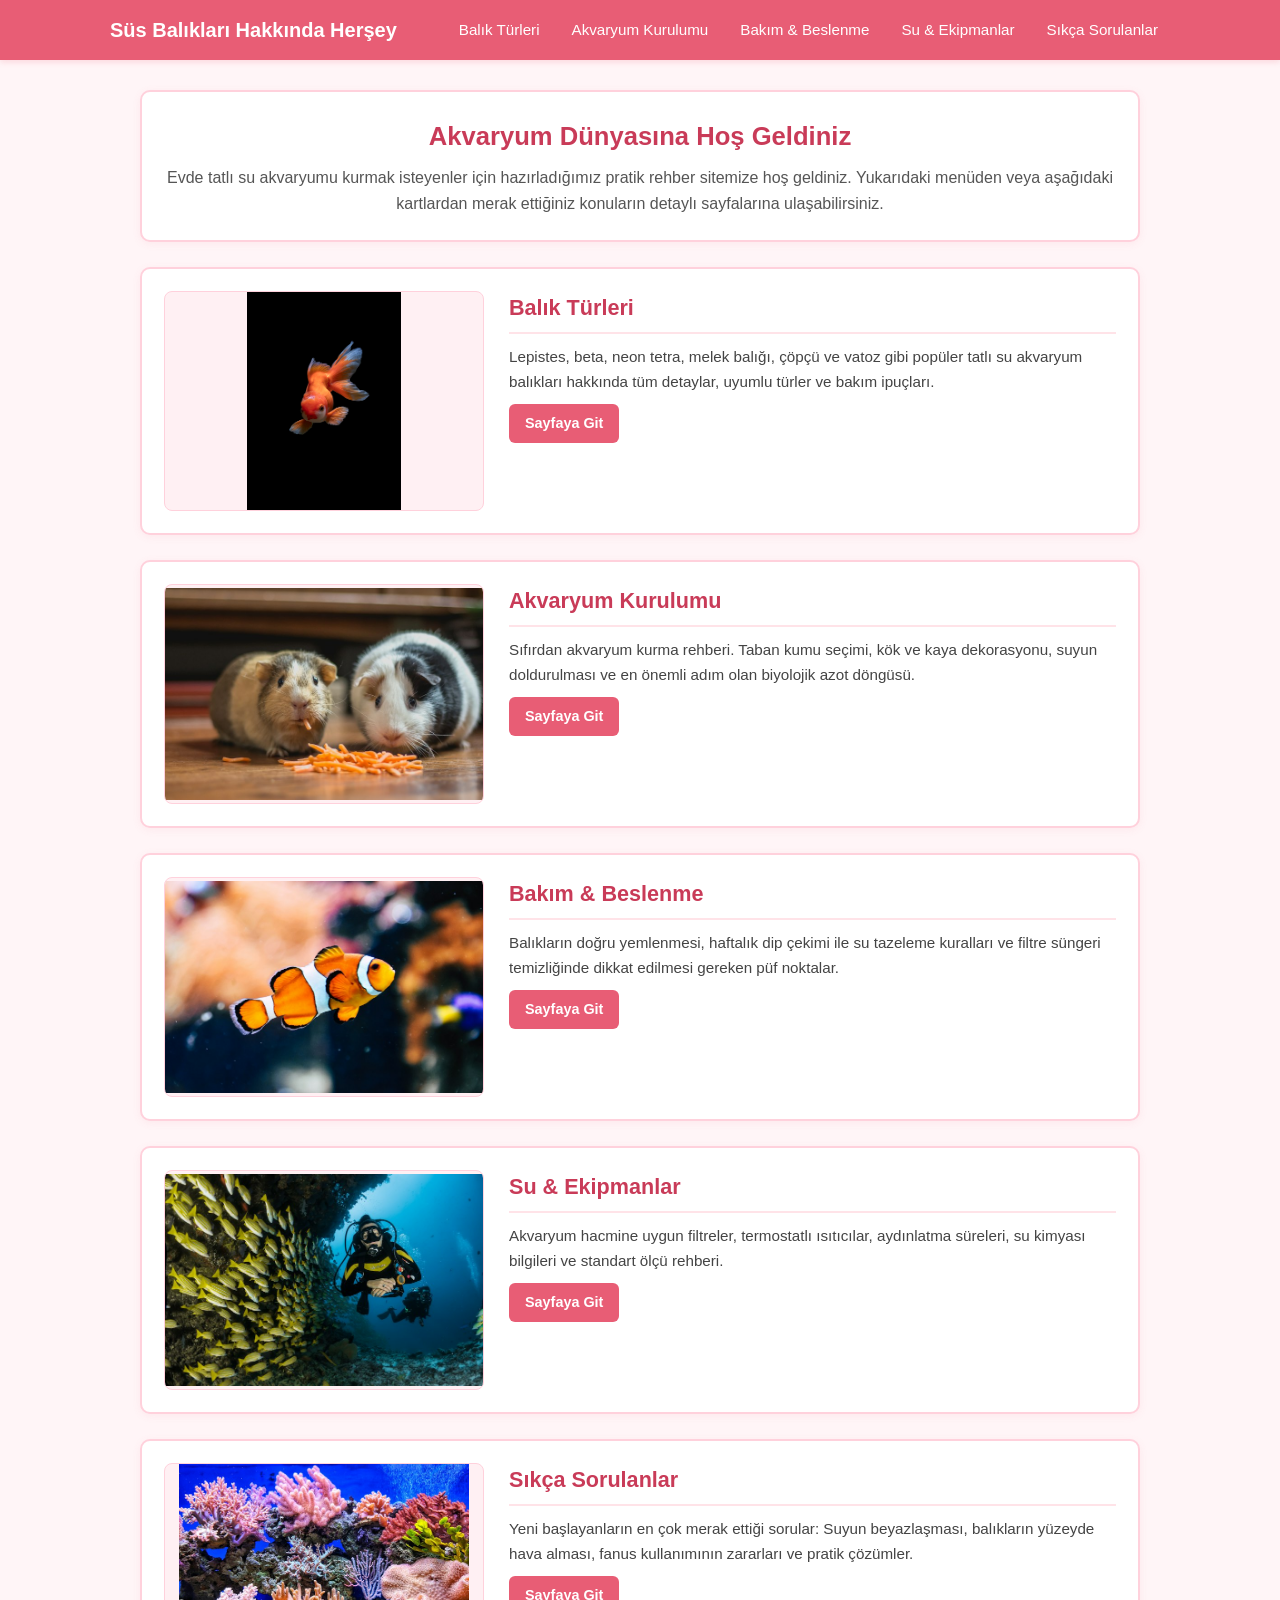
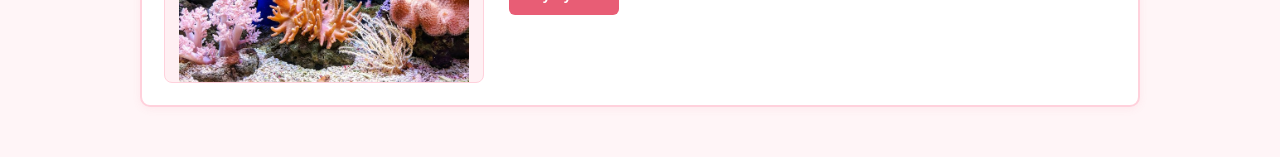
<file: index.html>
<!DOCTYPE html>
<html lang="tr">
<head>
    <meta charset="UTF-8">
    <meta name="viewport" content="width=device-width, initial-scale=1.0">
    <title>Akvaryum Dünyası - Anasayfa</title>
    <link rel="stylesheet" href="css/style.css">
</head>
<body>

    <nav class="navbar">
        <div class="navbar-container">
            <a href="index.html" class="yazi">Süs Balıkları Hakkında Herşey</a>
            <ul class="nav-menu">
                <li><a href="balik-turleri.html" class="nav-link">Balık Türleri</a></li>
                <li><a href="akvaryum-kurulumu.html" class="nav-link">Akvaryum Kurulumu</a></li>
                <li><a href="bakim-ve-beslenme.html" class="nav-link">Bakım & Beslenme</a></li>
                <li><a href="su-ve-ekipmanlar.html" class="nav-link">Su & Ekipmanlar</a></li>
                <li><a href="sikca-sorulanlar.html" class="nav-link">Sıkça Sorulanlar</a></li>
            </ul>
        </div>
    </nav>

    <div class="anadiv">

        <div class="giris-kutusu">
            <h1>Akvaryum Dünyasına Hoş Geldiniz</h1>
            <p>Evde tatlı su akvaryumu kurmak isteyenler için hazırladığımız pratik rehber sitemize hoş geldiniz. Yukarıdaki menüden veya aşağıdaki kartlardan merak ettiğiniz konuların detaylı sayfalarına ulaşabilirsiniz.</p>
        </div>

        <div class="balikturleri">
            <div class="resim-kutu">
                <img src="img/turlerresim.png" alt="Balık Türleri">
            </div>
            <div class="metin">
                <h2>Balık Türleri</h2>
                <p>Lepistes, beta, neon tetra, melek balığı, çöpçü ve vatoz gibi popüler tatlı su akvaryum balıkları hakkında tüm detaylar, uyumlu türler ve bakım ipuçları.</p>
                <a href="balik-turleri.html" class="buton">Sayfaya Git</a>
            </div>
        </div>

        <div class="balikturleri">
            <div class="resim-kutu">
                <img src="img/kurulumresim.jpg" alt="Akvaryum Kurulumu">
            </div>
            <div class="metin">
                <h2>Akvaryum Kurulumu</h2>
                <p>Sıfırdan akvaryum kurma rehberi. Taban kumu seçimi, kök ve kaya dekorasyonu, suyun doldurulması ve en önemli adım olan biyolojik azot döngüsü.</p>
                <a href="akvaryum-kurulumu.html" class="buton">Sayfaya Git</a>
            </div>
        </div>

        <div class="balikturleri">
            <div class="resim-kutu">
                <img src="img/beslenmeresim.jpg" alt="Bakım ve Beslenme">
            </div>
            <div class="metin">
                <h2>Bakım & Beslenme</h2>
                <p>Balıkların doğru yemlenmesi, haftalık dip çekimi ile su tazeleme kuralları ve filtre süngeri temizliğinde dikkat edilmesi gereken püf noktalar.</p>
                <a href="bakim-ve-beslenme.html" class="buton">Sayfaya Git</a>
            </div>
        </div>

        <div class="balikturleri">
            <div class="resim-kutu">
                <img src="img/ekipmanresim.jpg" alt="Su ve Ekipmanlar">
            </div>
            <div class="metin">
                <h2>Su & Ekipmanlar</h2>
                <p>Akvaryum hacmine uygun filtreler, termostatlı ısıtıcılar, aydınlatma süreleri, su kimyası bilgileri ve standart ölçü rehberi.</p>
                <a href="su-ve-ekipmanlar.html" class="buton">Sayfaya Git</a>
            </div>
        </div>

        <div class="balikturleri">
            <div class="resim-kutu">
                <img src="img/sssresim.jpg" alt="Sıkça Sorulanlar">
            </div>
            <div class="metin">
                <h2>Sıkça Sorulanlar</h2>
                <p>Yeni başlayanların en çok merak ettiği sorular: Suyun beyazlaşması, balıkların yüzeyde hava alması, fanus kullanımının zararları ve pratik çözümler.</p>
                <a href="sikca-sorulanlar.html" class="buton">Sayfaya Git</a>
            </div>
        </div>

    </div>

</body>
</html>
</file>
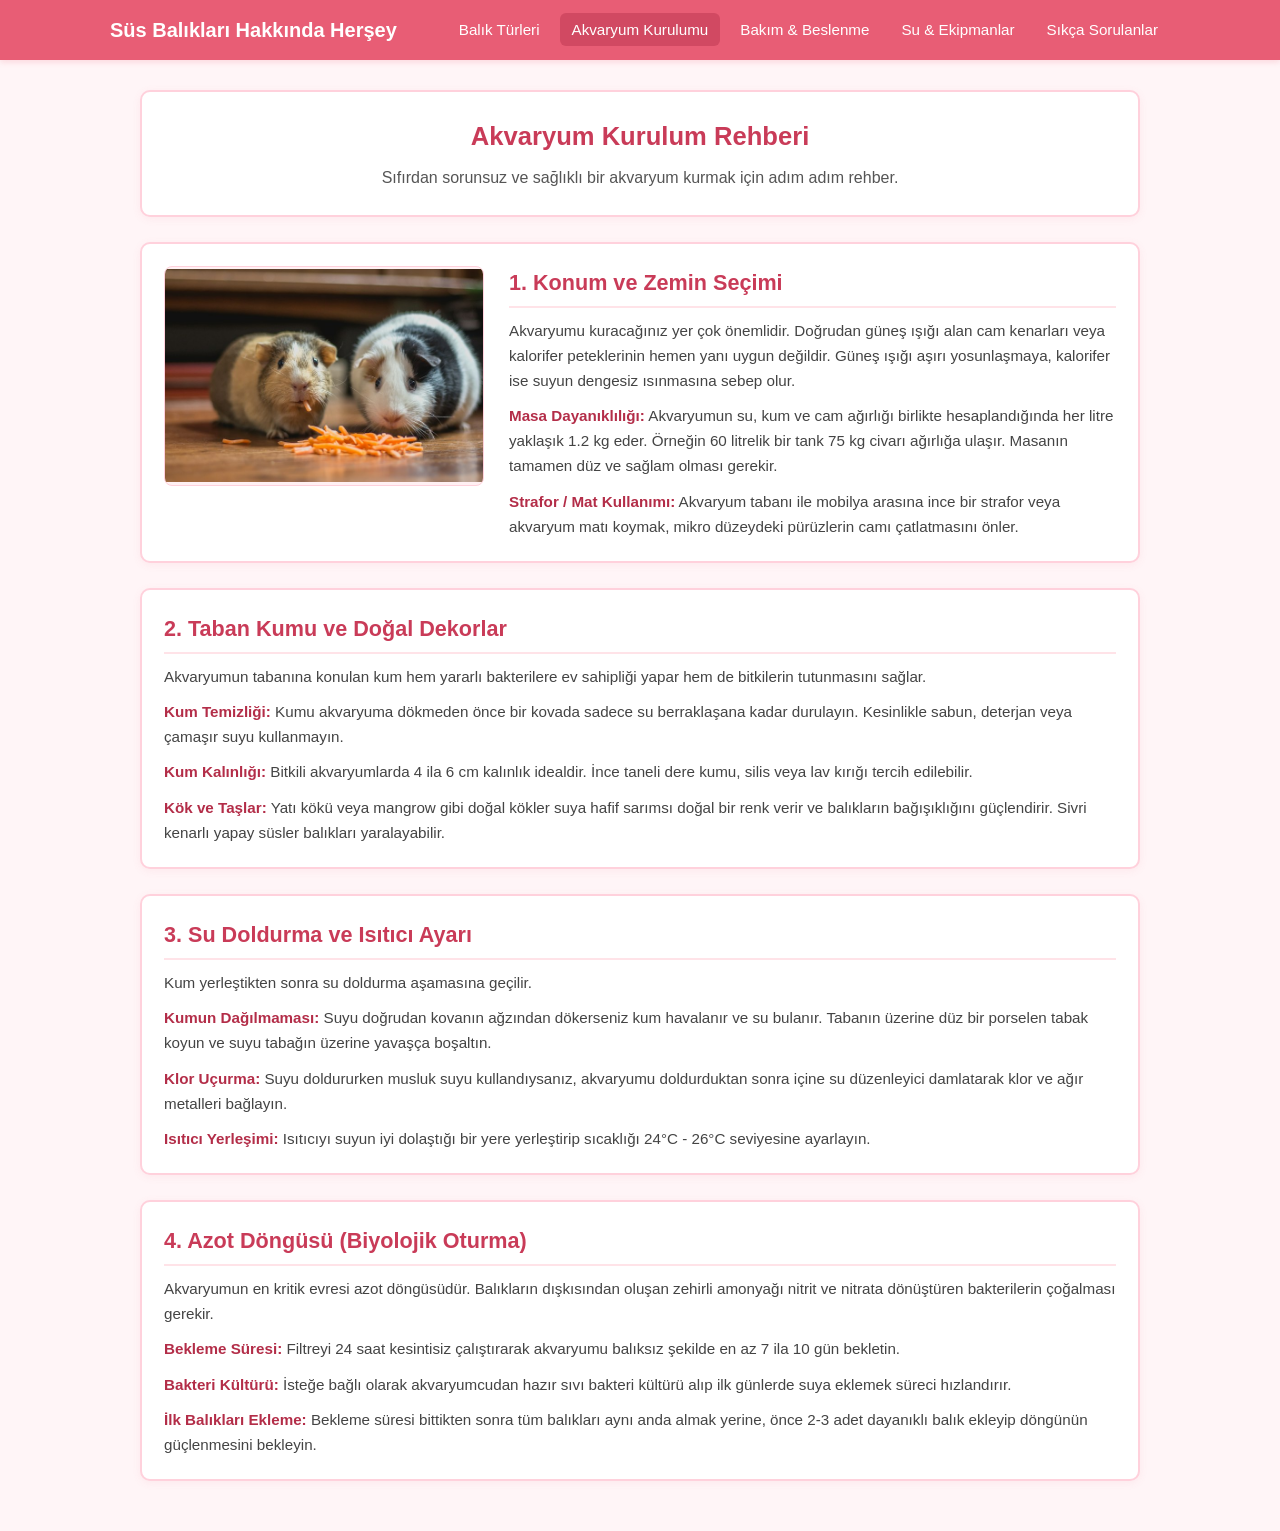
<file: akvaryum-kurulumu.html>
<!DOCTYPE html>
<html lang="tr">
<head>
    <meta charset="UTF-8">
    <meta name="viewport" content="width=device-width, initial-scale=1.0">
    <title>Akvaryum Kurulumu - Akvaryum Dünyası</title>
    <link rel="stylesheet" href="css/style.css">
</head>
<body>

    <nav class="navbar">
        <div class="navbar-container">
            <a href="index.html" class="yazi">Süs Balıkları Hakkında Herşey</a>
            <ul class="nav-menu">
                <li><a href="balik-turleri.html" class="nav-link">Balık Türleri</a></li>
                <li><a href="akvaryum-kurulumu.html" class="nav-link aktif">Akvaryum Kurulumu</a></li>
                <li><a href="bakim-ve-beslenme.html" class="nav-link">Bakım & Beslenme</a></li>
                <li><a href="su-ve-ekipmanlar.html" class="nav-link">Su & Ekipmanlar</a></li>
                <li><a href="sikca-sorulanlar.html" class="nav-link">Sıkça Sorulanlar</a></li>
            </ul>
        </div>
    </nav>

    <div class="anadiv">

        <div class="baslik-kutusu">
            <h1>Akvaryum Kurulum Rehberi</h1>
            <p>Sıfırdan sorunsuz ve sağlıklı bir akvaryum kurmak için adım adım rehber.</p>
        </div>

        <div class="kart">
            <div class="resim-kutu">
                <img src="img/kurulumresim.jpg" alt="Akvaryum Kurulumu">
            </div>
            <div class="metin">
                <h2>1. Konum ve Zemin Seçimi</h2>
                <p>Akvaryumu kuracağınız yer çok önemlidir. Doğrudan güneş ışığı alan cam kenarları veya kalorifer peteklerinin hemen yanı uygun değildir. Güneş ışığı aşırı yosunlaşmaya, kalorifer ise suyun dengesiz ısınmasına sebep olur.</p>
                <p><strong>Masa Dayanıklılığı:</strong> Akvaryumun su, kum ve cam ağırlığı birlikte hesaplandığında her litre yaklaşık 1.2 kg eder. Örneğin 60 litrelik bir tank 75 kg civarı ağırlığa ulaşır. Masanın tamamen düz ve sağlam olması gerekir.</p>
                <p><strong>Strafor / Mat Kullanımı:</strong> Akvaryum tabanı ile mobilya arasına ince bir strafor veya akvaryum matı koymak, mikro düzeydeki pürüzlerin camı çatlatmasını önler.</p>
            </div>
        </div>

        <div class="kart">
            <div class="metin">
                <h2>2. Taban Kumu ve Doğal Dekorlar</h2>
                <p>Akvaryumun tabanına konulan kum hem yararlı bakterilere ev sahipliği yapar hem de bitkilerin tutunmasını sağlar.</p>
                <p><strong>Kum Temizliği:</strong> Kumu akvaryuma dökmeden önce bir kovada sadece su berraklaşana kadar durulayın. Kesinlikle sabun, deterjan veya çamaşır suyu kullanmayın.</p>
                <p><strong>Kum Kalınlığı:</strong> Bitkili akvaryumlarda 4 ila 6 cm kalınlık idealdir. İnce taneli dere kumu, silis veya lav kırığı tercih edilebilir.</p>
                <p><strong>Kök ve Taşlar:</strong> Yatı kökü veya mangrow gibi doğal kökler suya hafif sarımsı doğal bir renk verir ve balıkların bağışıklığını güçlendirir. Sivri kenarlı yapay süsler balıkları yaralayabilir.</p>
            </div>
        </div>

        <div class="kart">
            <div class="metin">
                <h2>3. Su Doldurma ve Isıtıcı Ayarı</h2>
                <p>Kum yerleştikten sonra su doldurma aşamasına geçilir.</p>
                <p><strong>Kumun Dağılmaması:</strong> Suyu doğrudan kovanın ağzından dökerseniz kum havalanır ve su bulanır. Tabanın üzerine düz bir porselen tabak koyun ve suyu tabağın üzerine yavaşça boşaltın.</p>
                <p><strong>Klor Uçurma:</strong> Suyu doldururken musluk suyu kullandıysanız, akvaryumu doldurduktan sonra içine su düzenleyici damlatarak klor ve ağır metalleri bağlayın.</p>
                <p><strong>Isıtıcı Yerleşimi:</strong> Isıtıcıyı suyun iyi dolaştığı bir yere yerleştirip sıcaklığı 24°C - 26°C seviyesine ayarlayın.</p>
            </div>
        </div>

        <div class="kart">
            <div class="metin">
                <h2>4. Azot Döngüsü (Biyolojik Oturma)</h2>
                <p>Akvaryumun en kritik evresi azot döngüsüdür. Balıkların dışkısından oluşan zehirli amonyağı nitrit ve nitrata dönüştüren bakterilerin çoğalması gerekir.</p>
                <p><strong>Bekleme Süresi:</strong> Filtreyi 24 saat kesintisiz çalıştırarak akvaryumu balıksız şekilde en az 7 ila 10 gün bekletin.</p>
                <p><strong>Bakteri Kültürü:</strong> İsteğe bağlı olarak akvaryumcudan hazır sıvı bakteri kültürü alıp ilk günlerde suya eklemek süreci hızlandırır.</p>
                <p><strong>İlk Balıkları Ekleme:</strong> Bekleme süresi bittikten sonra tüm balıkları aynı anda almak yerine, önce 2-3 adet dayanıklı balık ekleyip döngünün güçlenmesini bekleyin.</p>
            </div>
        </div>

    </div>

</body>
</html>
</file>
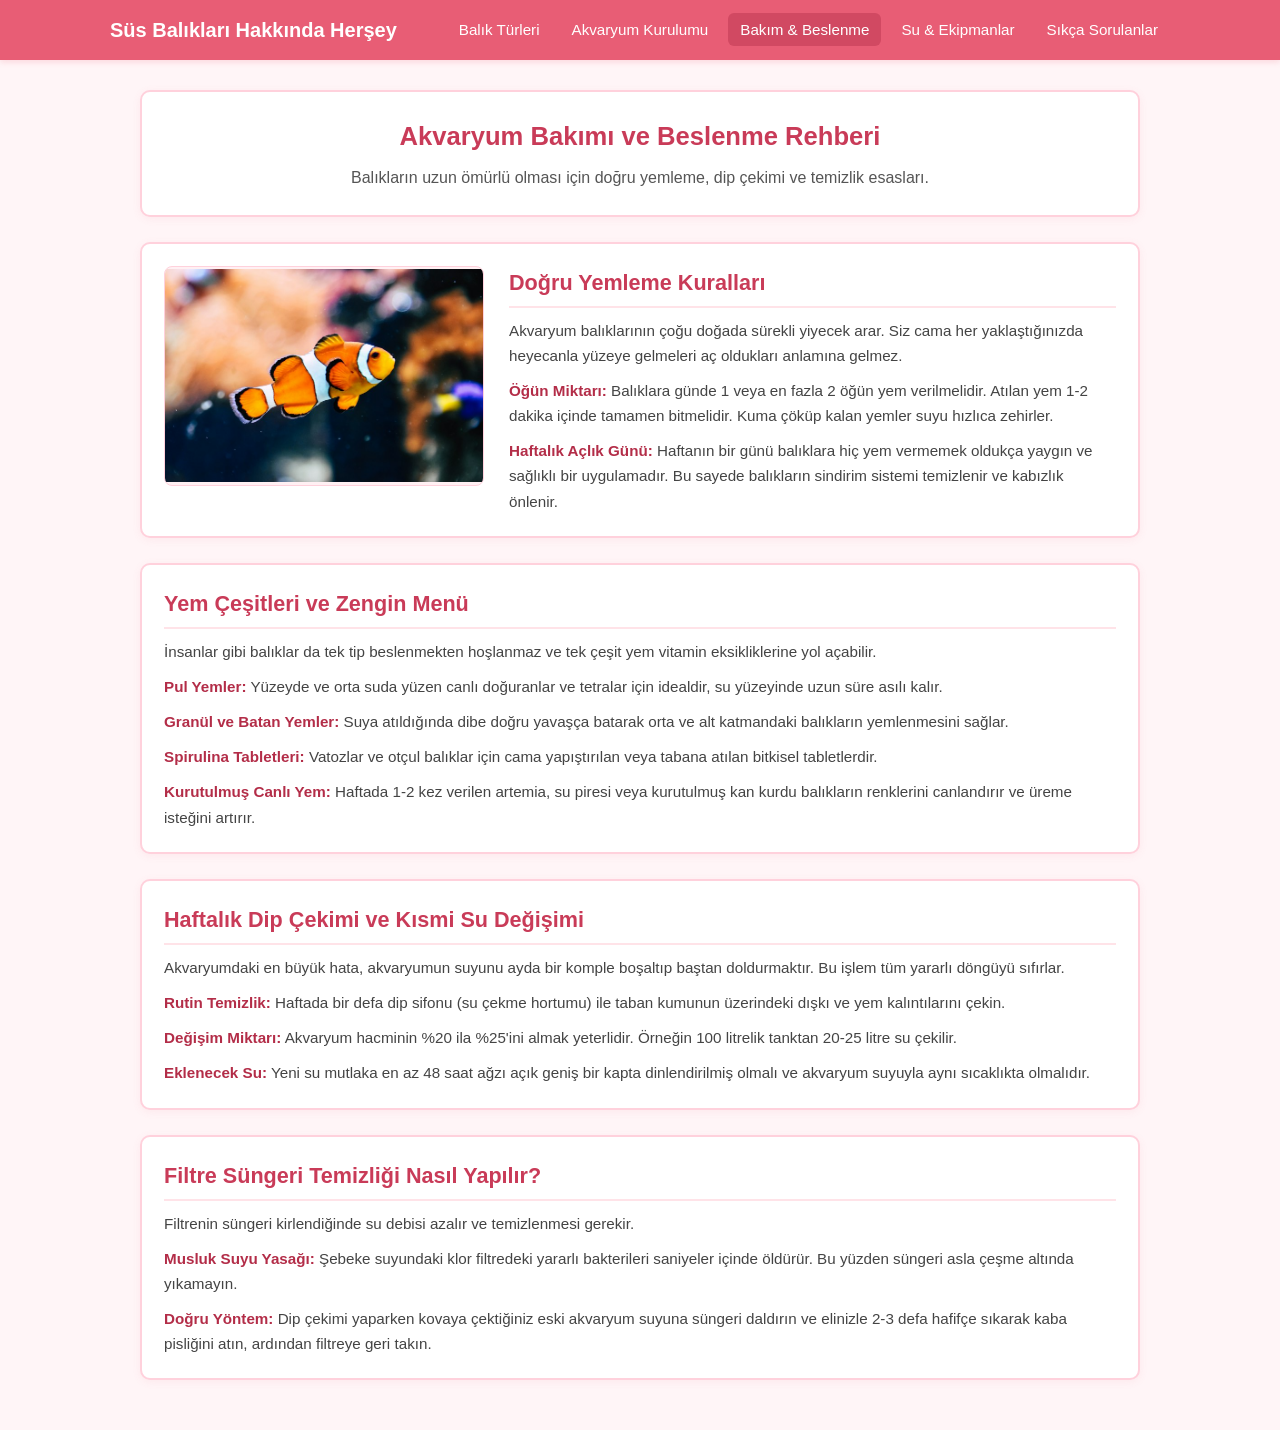
<file: bakim-ve-beslenme.html>
<!DOCTYPE html>
<html lang="tr">
<head>
    <meta charset="UTF-8">
    <meta name="viewport" content="width=device-width, initial-scale=1.0">
    <title>Bakım ve Beslenme - Akvaryum Dünyası</title>
    <link rel="stylesheet" href="css/style.css">
</head>
<body>

    <nav class="navbar">
        <div class="navbar-container">
            <a href="index.html" class="yazi">Süs Balıkları Hakkında Herşey</a>
            <ul class="nav-menu">
                <li><a href="balik-turleri.html" class="nav-link">Balık Türleri</a></li>
                <li><a href="akvaryum-kurulumu.html" class="nav-link">Akvaryum Kurulumu</a></li>
                <li><a href="bakim-ve-beslenme.html" class="nav-link aktif">Bakım & Beslenme</a></li>
                <li><a href="su-ve-ekipmanlar.html" class="nav-link">Su & Ekipmanlar</a></li>
                <li><a href="sikca-sorulanlar.html" class="nav-link">Sıkça Sorulanlar</a></li>
            </ul>
        </div>
    </nav>

    <div class="anadiv">

        <div class="baslik-kutusu">
            <h1>Akvaryum Bakımı ve Beslenme Rehberi</h1>
            <p>Balıkların uzun ömürlü olması için doğru yemleme, dip çekimi ve temizlik esasları.</p>
        </div>

        <div class="kart">
            <div class="resim-kutu">
                <img src="img/beslenmeresim.jpg" alt="Bakım ve Beslenme">
            </div>
            <div class="metin">
                <h2>Doğru Yemleme Kuralları</h2>
                <p>Akvaryum balıklarının çoğu doğada sürekli yiyecek arar. Siz cama her yaklaştığınızda heyecanla yüzeye gelmeleri aç oldukları anlamına gelmez.</p>
                <p><strong>Öğün Miktarı:</strong> Balıklara günde 1 veya en fazla 2 öğün yem verilmelidir. Atılan yem 1-2 dakika içinde tamamen bitmelidir. Kuma çöküp kalan yemler suyu hızlıca zehirler.</p>
                <p><strong>Haftalık Açlık Günü:</strong> Haftanın bir günü balıklara hiç yem vermemek oldukça yaygın ve sağlıklı bir uygulamadır. Bu sayede balıkların sindirim sistemi temizlenir ve kabızlık önlenir.</p>
            </div>
        </div>

        <div class="kart">
            <div class="metin">
                <h2>Yem Çeşitleri ve Zengin Menü</h2>
                <p>İnsanlar gibi balıklar da tek tip beslenmekten hoşlanmaz ve tek çeşit yem vitamin eksikliklerine yol açabilir.</p>
                <p><strong>Pul Yemler:</strong> Yüzeyde ve orta suda yüzen canlı doğuranlar ve tetralar için idealdir, su yüzeyinde uzun süre asılı kalır.</p>
                <p><strong>Granül ve Batan Yemler:</strong> Suya atıldığında dibe doğru yavaşça batarak orta ve alt katmandaki balıkların yemlenmesini sağlar.</p>
                <p><strong>Spirulina Tabletleri:</strong> Vatozlar ve otçul balıklar için cama yapıştırılan veya tabana atılan bitkisel tabletlerdir.</p>
                <p><strong>Kurutulmuş Canlı Yem:</strong> Haftada 1-2 kez verilen artemia, su piresi veya kurutulmuş kan kurdu balıkların renklerini canlandırır ve üreme isteğini artırır.</p>
            </div>
        </div>

        <div class="kart">
            <div class="metin">
                <h2>Haftalık Dip Çekimi ve Kısmi Su Değişimi</h2>
                <p>Akvaryumdaki en büyük hata, akvaryumun suyunu ayda bir komple boşaltıp baştan doldurmaktır. Bu işlem tüm yararlı döngüyü sıfırlar.</p>
                <p><strong>Rutin Temizlik:</strong> Haftada bir defa dip sifonu (su çekme hortumu) ile taban kumunun üzerindeki dışkı ve yem kalıntılarını çekin.</p>
                <p><strong>Değişim Miktarı:</strong> Akvaryum hacminin %20 ila %25'ini almak yeterlidir. Örneğin 100 litrelik tanktan 20-25 litre su çekilir.</p>
                <p><strong>Eklenecek Su:</strong> Yeni su mutlaka en az 48 saat ağzı açık geniş bir kapta dinlendirilmiş olmalı ve akvaryum suyuyla aynı sıcaklıkta olmalıdır.</p>
            </div>
        </div>

        <div class="kart">
            <div class="metin">
                <h2>Filtre Süngeri Temizliği Nasıl Yapılır?</h2>
                <p>Filtrenin süngeri kirlendiğinde su debisi azalır ve temizlenmesi gerekir.</p>
                <p><strong>Musluk Suyu Yasağı:</strong> Şebeke suyundaki klor filtredeki yararlı bakterileri saniyeler içinde öldürür. Bu yüzden süngeri asla çeşme altında yıkamayın.</p>
                <p><strong>Doğru Yöntem:</strong> Dip çekimi yaparken kovaya çektiğiniz eski akvaryum suyuna süngeri daldırın ve elinizle 2-3 defa hafifçe sıkarak kaba pisliğini atın, ardından filtreye geri takın.</p>
            </div>
        </div>

    </div>

</body>
</html>
</file>
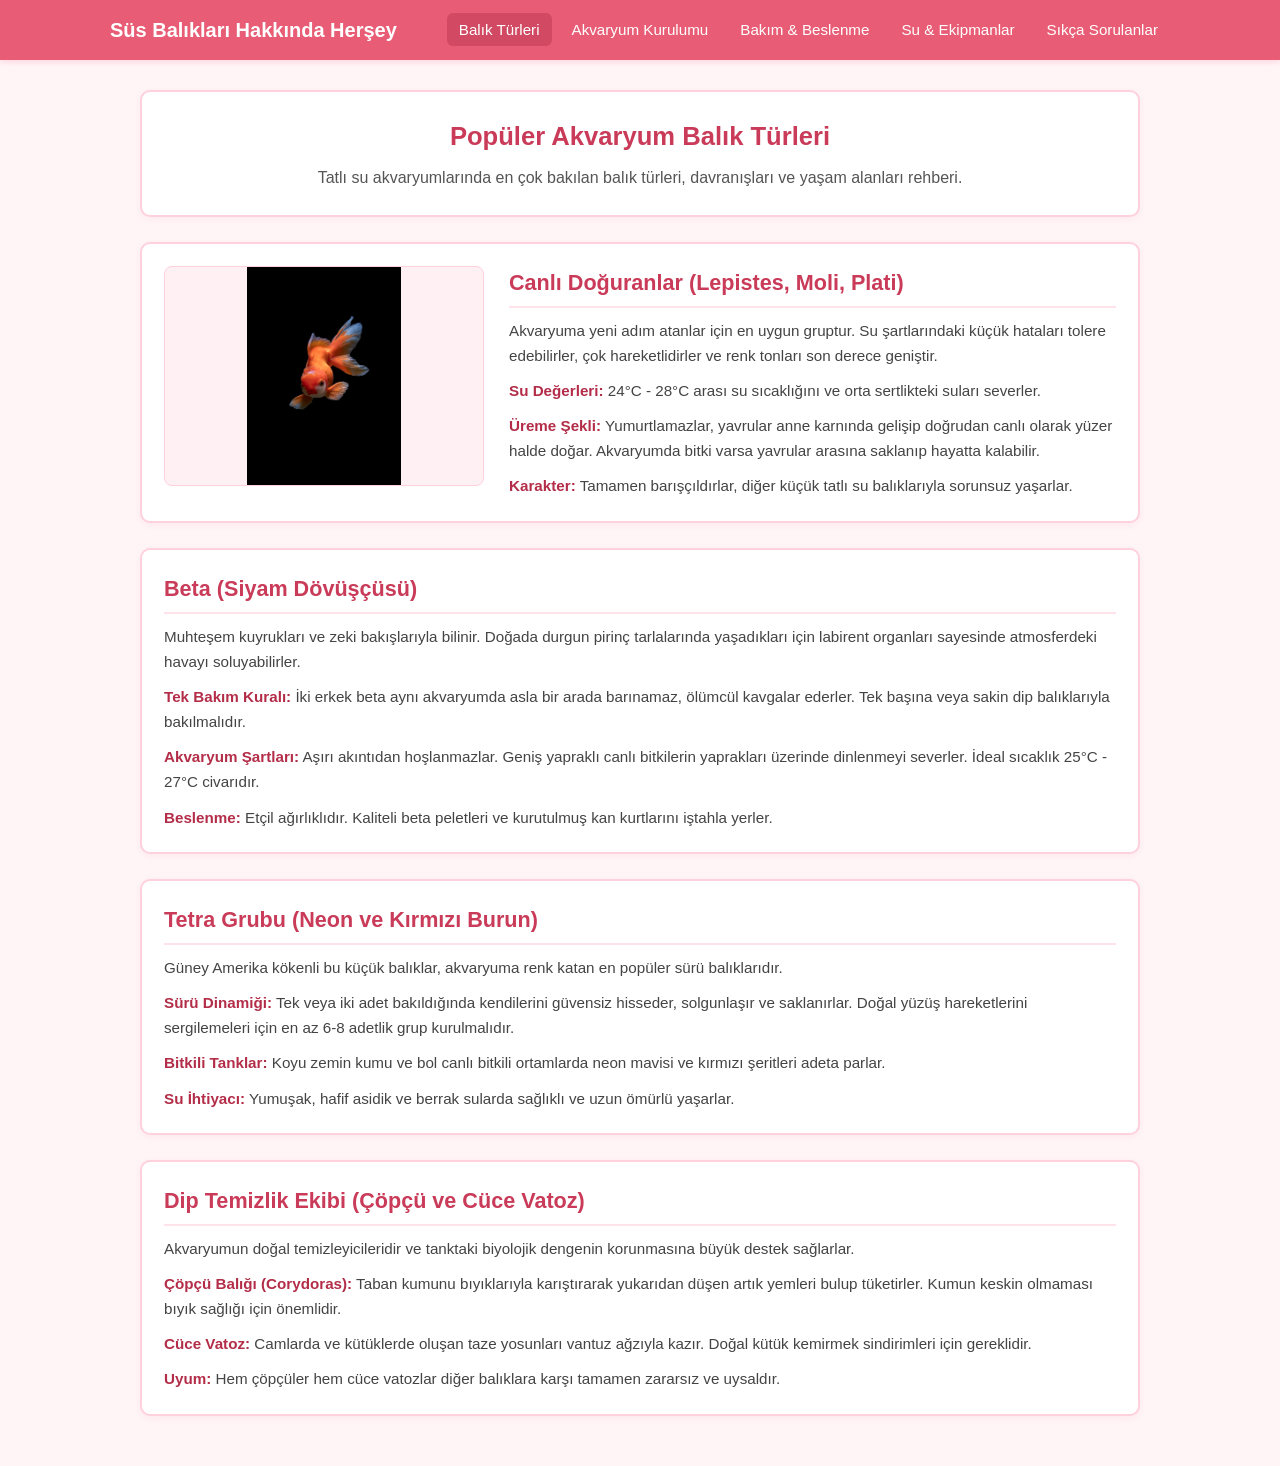
<file: balik-turleri.html>
<!DOCTYPE html>
<html lang="tr">
<head>
    <meta charset="UTF-8">
    <meta name="viewport" content="width=device-width, initial-scale=1.0">
    <title>Balık Türleri - Akvaryum Dünyası</title>
    <link rel="stylesheet" href="css/style.css">
</head>
<body>

    <nav class="navbar">
        <div class="navbar-container">
            <a href="index.html" class="yazi">Süs Balıkları Hakkında Herşey</a>
            <ul class="nav-menu">
                <li><a href="balik-turleri.html" class="nav-link aktif">Balık Türleri</a></li>
                <li><a href="akvaryum-kurulumu.html" class="nav-link">Akvaryum Kurulumu</a></li>
                <li><a href="bakim-ve-beslenme.html" class="nav-link">Bakım & Beslenme</a></li>
                <li><a href="su-ve-ekipmanlar.html" class="nav-link">Su & Ekipmanlar</a></li>
                <li><a href="sikca-sorulanlar.html" class="nav-link">Sıkça Sorulanlar</a></li>
            </ul>
        </div>
    </nav>

    <div class="anadiv">

        <div class="baslik-kutusu">
            <h1>Popüler Akvaryum Balık Türleri</h1>
            <p>Tatlı su akvaryumlarında en çok bakılan balık türleri, davranışları ve yaşam alanları rehberi.</p>
        </div>

        <div class="kart">
            <div class="resim-kutu">
                <img src="img/turlerresim.png" alt="Balık Türleri">
            </div>
            <div class="metin">
                <h2>Canlı Doğuranlar (Lepistes, Moli, Plati)</h2>
                <p>Akvaryuma yeni adım atanlar için en uygun gruptur. Su şartlarındaki küçük hataları tolere edebilirler, çok hareketlidirler ve renk tonları son derece geniştir.</p>
                <p><strong>Su Değerleri:</strong> 24°C - 28°C arası su sıcaklığını ve orta sertlikteki suları severler.</p>
                <p><strong>Üreme Şekli:</strong> Yumurtlamazlar, yavrular anne karnında gelişip doğrudan canlı olarak yüzer halde doğar. Akvaryumda bitki varsa yavrular arasına saklanıp hayatta kalabilir.</p>
                <p><strong>Karakter:</strong> Tamamen barışçıldırlar, diğer küçük tatlı su balıklarıyla sorunsuz yaşarlar.</p>
            </div>
        </div>

        <div class="kart">
            <div class="metin">
                <h2>Beta (Siyam Dövüşçüsü)</h2>
                <p>Muhteşem kuyrukları ve zeki bakışlarıyla bilinir. Doğada durgun pirinç tarlalarında yaşadıkları için labirent organları sayesinde atmosferdeki havayı soluyabilirler.</p>
                <p><strong>Tek Bakım Kuralı:</strong> İki erkek beta aynı akvaryumda asla bir arada barınamaz, ölümcül kavgalar ederler. Tek başına veya sakin dip balıklarıyla bakılmalıdır.</p>
                <p><strong>Akvaryum Şartları:</strong> Aşırı akıntıdan hoşlanmazlar. Geniş yapraklı canlı bitkilerin yaprakları üzerinde dinlenmeyi severler. İdeal sıcaklık 25°C - 27°C civarıdır.</p>
                <p><strong>Beslenme:</strong> Etçil ağırlıklıdır. Kaliteli beta peletleri ve kurutulmuş kan kurtlarını iştahla yerler.</p>
            </div>
        </div>

        <div class="kart">
            <div class="metin">
                <h2>Tetra Grubu (Neon ve Kırmızı Burun)</h2>
                <p>Güney Amerika kökenli bu küçük balıklar, akvaryuma renk katan en popüler sürü balıklarıdır.</p>
                <p><strong>Sürü Dinamiği:</strong> Tek veya iki adet bakıldığında kendilerini güvensiz hisseder, solgunlaşır ve saklanırlar. Doğal yüzüş hareketlerini sergilemeleri için en az 6-8 adetlik grup kurulmalıdır.</p>
                <p><strong>Bitkili Tanklar:</strong> Koyu zemin kumu ve bol canlı bitkili ortamlarda neon mavisi ve kırmızı şeritleri adeta parlar.</p>
                <p><strong>Su İhtiyacı:</strong> Yumuşak, hafif asidik ve berrak sularda sağlıklı ve uzun ömürlü yaşarlar.</p>
            </div>
        </div>

        <div class="kart">
            <div class="metin">
                <h2>Dip Temizlik Ekibi (Çöpçü ve Cüce Vatoz)</h2>
                <p>Akvaryumun doğal temizleyicileridir ve tanktaki biyolojik dengenin korunmasına büyük destek sağlarlar.</p>
                <p><strong>Çöpçü Balığı (Corydoras):</strong> Taban kumunu bıyıklarıyla karıştırarak yukarıdan düşen artık yemleri bulup tüketirler. Kumun keskin olmaması bıyık sağlığı için önemlidir.</p>
                <p><strong>Cüce Vatoz:</strong> Camlarda ve kütüklerde oluşan taze yosunları vantuz ağzıyla kazır. Doğal kütük kemirmek sindirimleri için gereklidir.</p>
                <p><strong>Uyum:</strong> Hem çöpçüler hem cüce vatozlar diğer balıklara karşı tamamen zararsız ve uysaldır.</p>
            </div>
        </div>

    </div>

</body>
</html>
</file>
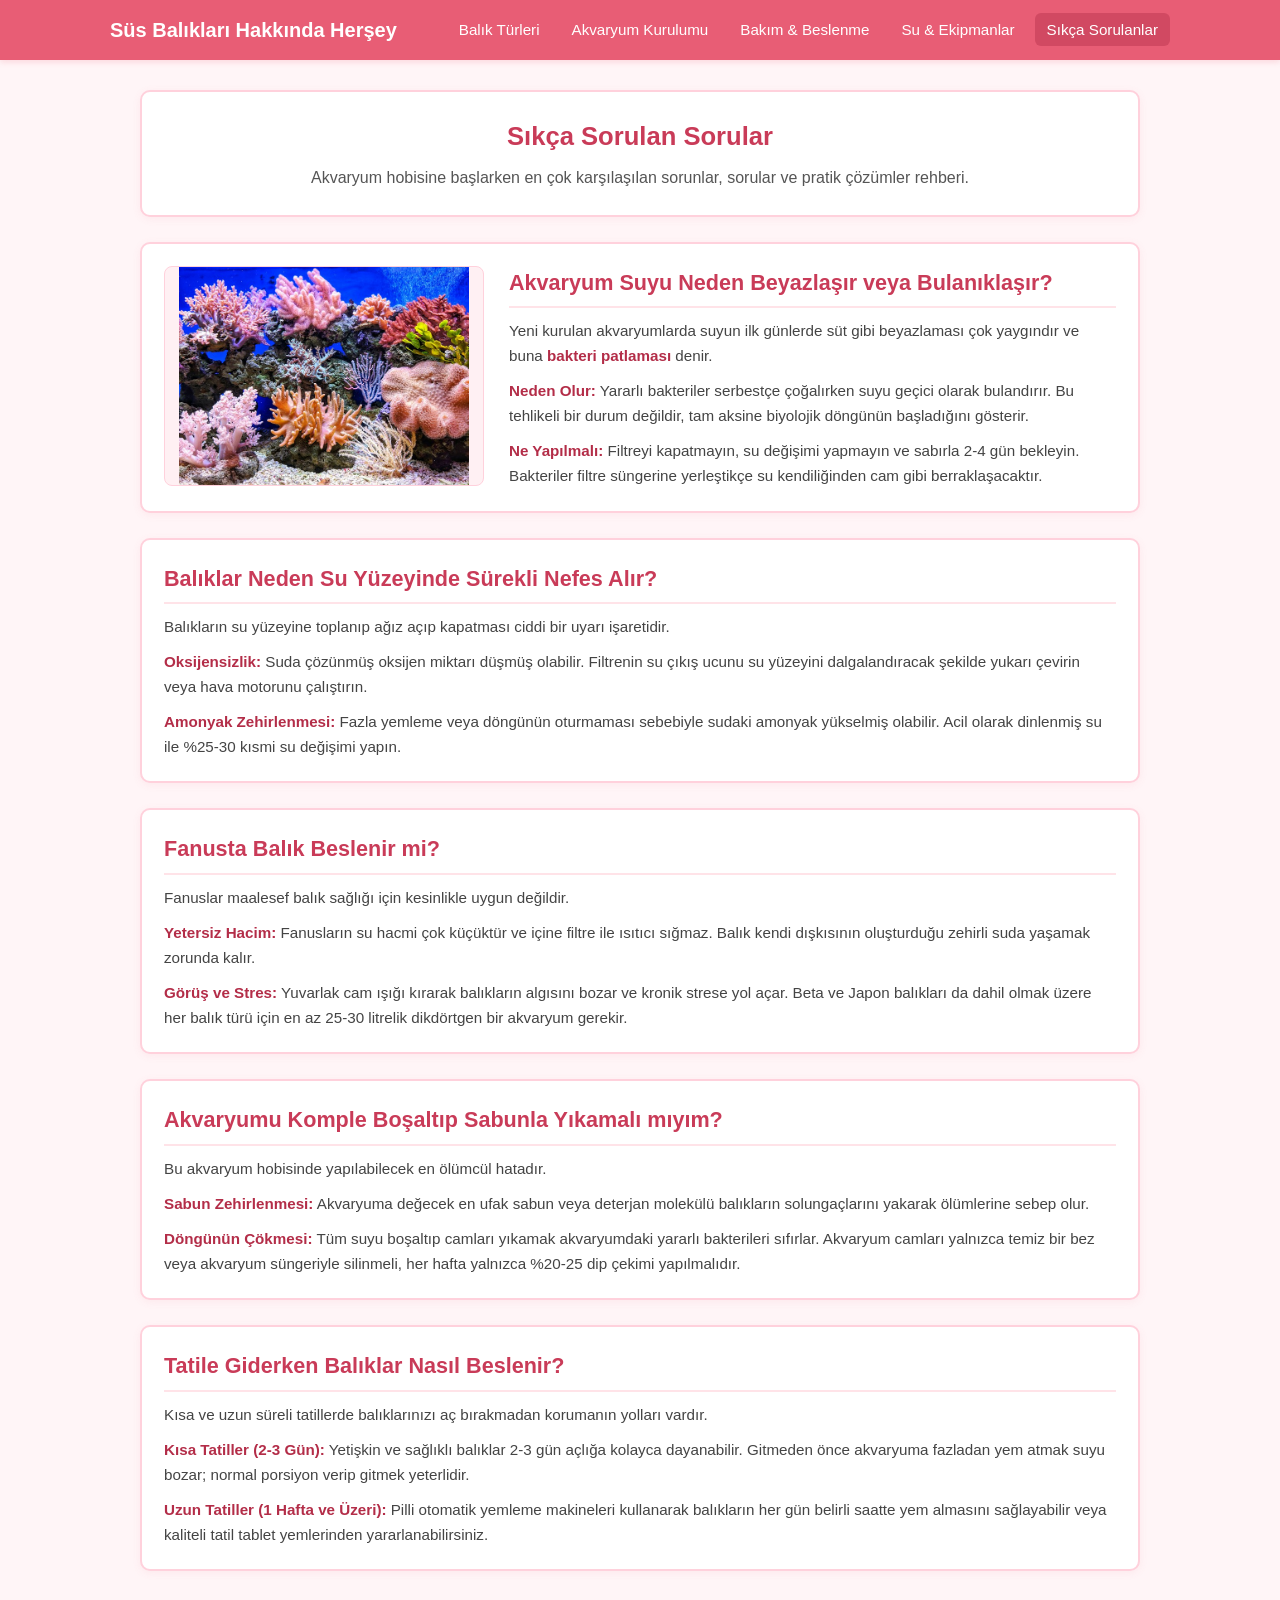
<file: sikca-sorulanlar.html>
<!DOCTYPE html>
<html lang="tr">
<head>
    <meta charset="UTF-8">
    <meta name="viewport" content="width=device-width, initial-scale=1.0">
    <title>Sıkça Sorulanlar - Akvaryum Dünyası</title>
    <link rel="stylesheet" href="css/style.css">
</head>
<body>

    <nav class="navbar">
        <div class="navbar-container">
            <a href="index.html" class="yazi">Süs Balıkları Hakkında Herşey</a>
            <ul class="nav-menu">
                <li><a href="balik-turleri.html" class="nav-link">Balık Türleri</a></li>
                <li><a href="akvaryum-kurulumu.html" class="nav-link">Akvaryum Kurulumu</a></li>
                <li><a href="bakim-ve-beslenme.html" class="nav-link">Bakım & Beslenme</a></li>
                <li><a href="su-ve-ekipmanlar.html" class="nav-link">Su & Ekipmanlar</a></li>
                <li><a href="sikca-sorulanlar.html" class="nav-link aktif">Sıkça Sorulanlar</a></li>
            </ul>
        </div>
    </nav>

    <div class="anadiv">

        <div class="baslik-kutusu">
            <h1>Sıkça Sorulan Sorular</h1>
            <p>Akvaryum hobisine başlarken en çok karşılaşılan sorunlar, sorular ve pratik çözümler rehberi.</p>
        </div>

        <div class="kart">
            <div class="resim-kutu">
                <img src="img/sssresim.jpg" alt="Sıkça Sorulanlar">
            </div>
            <div class="metin">
                <h2>Akvaryum Suyu Neden Beyazlaşır veya Bulanıklaşır?</h2>
                <p>Yeni kurulan akvaryumlarda suyun ilk günlerde süt gibi beyazlaması çok yaygındır ve buna <strong>bakteri patlaması</strong> denir.</p>
                <p><strong>Neden Olur:</strong> Yararlı bakteriler serbestçe çoğalırken suyu geçici olarak bulandırır. Bu tehlikeli bir durum değildir, tam aksine biyolojik döngünün başladığını gösterir.</p>
                <p><strong>Ne Yapılmalı:</strong> Filtreyi kapatmayın, su değişimi yapmayın ve sabırla 2-4 gün bekleyin. Bakteriler filtre süngerine yerleştikçe su kendiliğinden cam gibi berraklaşacaktır.</p>
            </div>
        </div>

        <div class="kart">
            <div class="metin">
                <h2>Balıklar Neden Su Yüzeyinde Sürekli Nefes Alır?</h2>
                <p>Balıkların su yüzeyine toplanıp ağız açıp kapatması ciddi bir uyarı işaretidir.</p>
                <p><strong>Oksijensizlik:</strong> Suda çözünmüş oksijen miktarı düşmüş olabilir. Filtrenin su çıkış ucunu su yüzeyini dalgalandıracak şekilde yukarı çevirin veya hava motorunu çalıştırın.</p>
                <p><strong>Amonyak Zehirlenmesi:</strong> Fazla yemleme veya döngünün oturmaması sebebiyle sudaki amonyak yükselmiş olabilir. Acil olarak dinlenmiş su ile %25-30 kısmi su değişimi yapın.</p>
            </div>
        </div>

        <div class="kart">
            <div class="metin">
                <h2>Fanusta Balık Beslenir mi?</h2>
                <p>Fanuslar maalesef balık sağlığı için kesinlikle uygun değildir.</p>
                <p><strong>Yetersiz Hacim:</strong> Fanusların su hacmi çok küçüktür ve içine filtre ile ısıtıcı sığmaz. Balık kendi dışkısının oluşturduğu zehirli suda yaşamak zorunda kalır.</p>
                <p><strong>Görüş ve Stres:</strong> Yuvarlak cam ışığı kırarak balıkların algısını bozar ve kronik strese yol açar. Beta ve Japon balıkları da dahil olmak üzere her balık türü için en az 25-30 litrelik dikdörtgen bir akvaryum gerekir.</p>
            </div>
        </div>

        <div class="kart">
            <div class="metin">
                <h2>Akvaryumu Komple Boşaltıp Sabunla Yıkamalı mıyım?</h2>
                <p>Bu akvaryum hobisinde yapılabilecek en ölümcül hatadır.</p>
                <p><strong>Sabun Zehirlenmesi:</strong> Akvaryuma değecek en ufak sabun veya deterjan molekülü balıkların solungaçlarını yakarak ölümlerine sebep olur.</p>
                <p><strong>Döngünün Çökmesi:</strong> Tüm suyu boşaltıp camları yıkamak akvaryumdaki yararlı bakterileri sıfırlar. Akvaryum camları yalnızca temiz bir bez veya akvaryum süngeriyle silinmeli, her hafta yalnızca %20-25 dip çekimi yapılmalıdır.</p>
            </div>
        </div>

        <div class="kart">
            <div class="metin">
                <h2>Tatile Giderken Balıklar Nasıl Beslenir?</h2>
                <p>Kısa ve uzun süreli tatillerde balıklarınızı aç bırakmadan korumanın yolları vardır.</p>
                <p><strong>Kısa Tatiller (2-3 Gün):</strong> Yetişkin ve sağlıklı balıklar 2-3 gün açlığa kolayca dayanabilir. Gitmeden önce akvaryuma fazladan yem atmak suyu bozar; normal porsiyon verip gitmek yeterlidir.</p>
                <p><strong>Uzun Tatiller (1 Hafta ve Üzeri):</strong> Pilli otomatik yemleme makineleri kullanarak balıkların her gün belirli saatte yem almasını sağlayabilir veya kaliteli tatil tablet yemlerinden yararlanabilirsiniz.</p>
            </div>
        </div>

    </div>

</body>
</html>
</file>
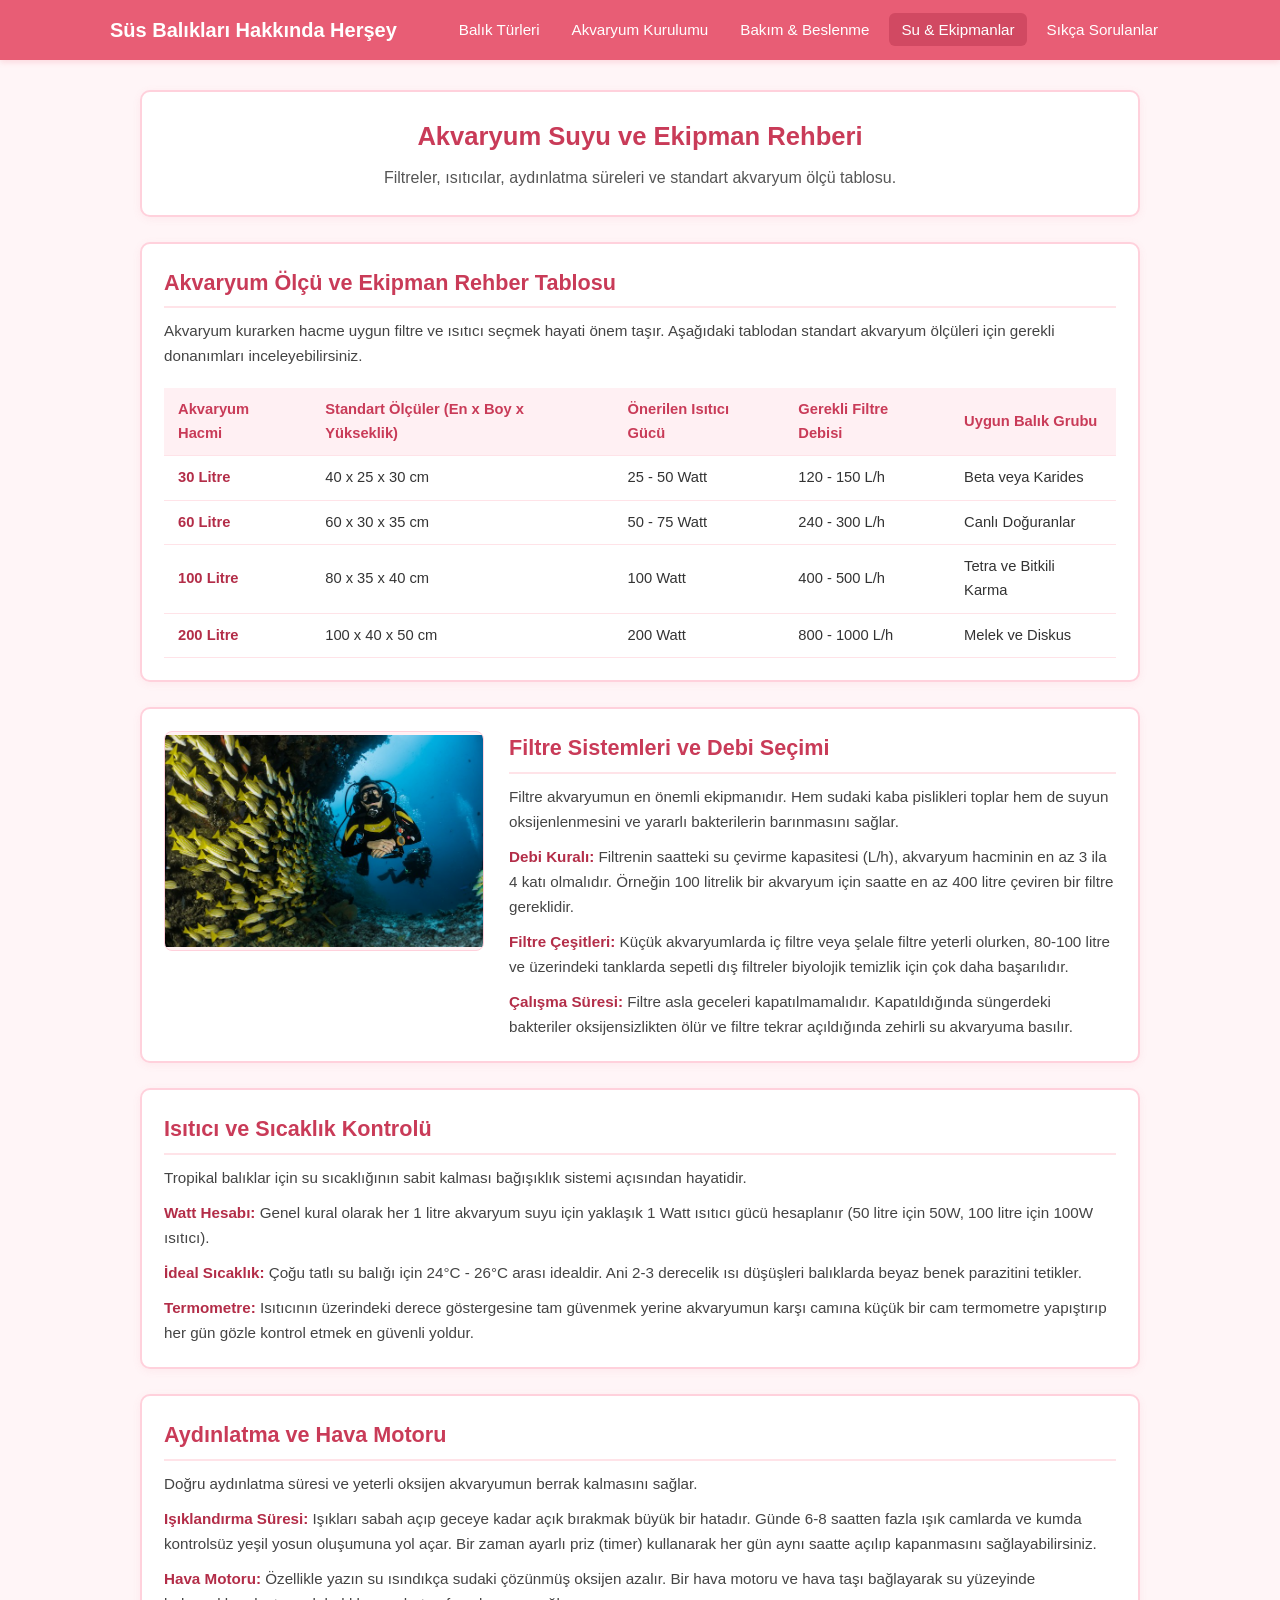
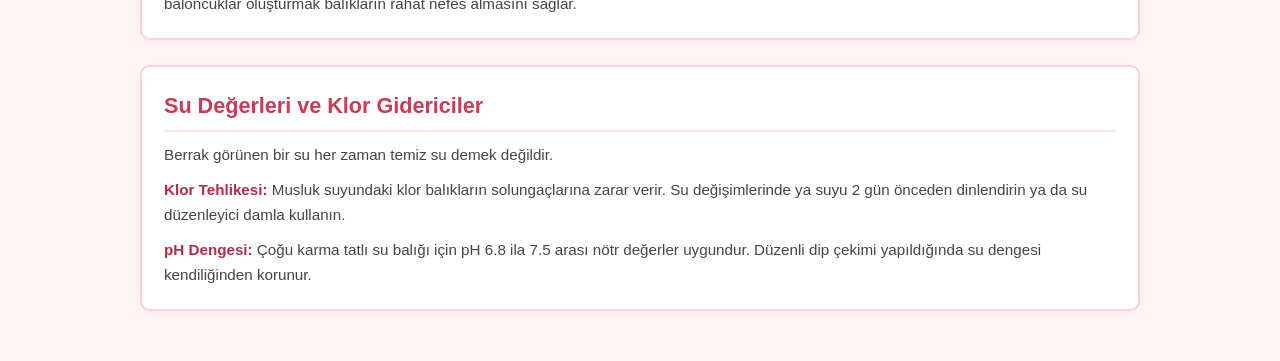
<file: su-ve-ekipmanlar.html>
<!DOCTYPE html>
<html lang="tr">
<head>
    <meta charset="UTF-8">
    <meta name="viewport" content="width=device-width, initial-scale=1.0">
    <title>Su ve Ekipmanlar - Akvaryum Dünyası</title>
    <link rel="stylesheet" href="css/style.css">
</head>
<body>

    <nav class="navbar">
        <div class="navbar-container">
            <a href="index.html" class="yazi">Süs Balıkları Hakkında Herşey</a>
            <ul class="nav-menu">
                <li><a href="balik-turleri.html" class="nav-link">Balık Türleri</a></li>
                <li><a href="akvaryum-kurulumu.html" class="nav-link">Akvaryum Kurulumu</a></li>
                <li><a href="bakim-ve-beslenme.html" class="nav-link">Bakım & Beslenme</a></li>
                <li><a href="su-ve-ekipmanlar.html" class="nav-link aktif">Su & Ekipmanlar</a></li>
                <li><a href="sikca-sorulanlar.html" class="nav-link">Sıkça Sorulanlar</a></li>
            </ul>
        </div>
    </nav>

    <div class="anadiv">

        <div class="baslik-kutusu">
            <h1>Akvaryum Suyu ve Ekipman Rehberi</h1>
            <p>Filtreler, ısıtıcılar, aydınlatma süreleri ve standart akvaryum ölçü tablosu.</p>
        </div>

        <div class="kart">
            <div class="metin">
                <h2>Akvaryum Ölçü ve Ekipman Rehber Tablosu</h2>
                <p>Akvaryum kurarken hacme uygun filtre ve ısıtıcı seçmek hayati önem taşır. Aşağıdaki tablodan standart akvaryum ölçüleri için gerekli donanımları inceleyebilirsiniz.</p>
                <div class="tablo-kutusu">
                    <table class="rehber-tablo">
                        <thead>
                            <tr>
                                <th>Akvaryum Hacmi</th>
                                <th>Standart Ölçüler (En x Boy x Yükseklik)</th>
                                <th>Önerilen Isıtıcı Gücü</th>
                                <th>Gerekli Filtre Debisi</th>
                                <th>Uygun Balık Grubu</th>
                            </tr>
                        </thead>
                        <tbody>
                            <tr>
                                <td><strong>30 Litre</strong></td>
                                <td>40 x 25 x 30 cm</td>
                                <td>25 - 50 Watt</td>
                                <td>120 - 150 L/h</td>
                                <td>Beta veya Karides</td>
                            </tr>
                            <tr>
                                <td><strong>60 Litre</strong></td>
                                <td>60 x 30 x 35 cm</td>
                                <td>50 - 75 Watt</td>
                                <td>240 - 300 L/h</td>
                                <td>Canlı Doğuranlar</td>
                            </tr>
                            <tr>
                                <td><strong>100 Litre</strong></td>
                                <td>80 x 35 x 40 cm</td>
                                <td>100 Watt</td>
                                <td>400 - 500 L/h</td>
                                <td>Tetra ve Bitkili Karma</td>
                            </tr>
                            <tr>
                                <td><strong>200 Litre</strong></td>
                                <td>100 x 40 x 50 cm</td>
                                <td>200 Watt</td>
                                <td>800 - 1000 L/h</td>
                                <td>Melek ve Diskus</td>
                            </tr>
                        </tbody>
                    </table>
                </div>
            </div>
        </div>

        <div class="kart">
            <div class="resim-kutu">
                <img src="img/ekipmanresim.jpg" alt="Su ve Ekipmanlar">
            </div>
            <div class="metin">
                <h2>Filtre Sistemleri ve Debi Seçimi</h2>
                <p>Filtre akvaryumun en önemli ekipmanıdır. Hem sudaki kaba pislikleri toplar hem de suyun oksijenlenmesini ve yararlı bakterilerin barınmasını sağlar.</p>
                <p><strong>Debi Kuralı:</strong> Filtrenin saatteki su çevirme kapasitesi (L/h), akvaryum hacminin en az 3 ila 4 katı olmalıdır. Örneğin 100 litrelik bir akvaryum için saatte en az 400 litre çeviren bir filtre gereklidir.</p>
                <p><strong>Filtre Çeşitleri:</strong> Küçük akvaryumlarda iç filtre veya şelale filtre yeterli olurken, 80-100 litre ve üzerindeki tanklarda sepetli dış filtreler biyolojik temizlik için çok daha başarılıdır.</p>
                <p><strong>Çalışma Süresi:</strong> Filtre asla geceleri kapatılmamalıdır. Kapatıldığında süngerdeki bakteriler oksijensizlikten ölür ve filtre tekrar açıldığında zehirli su akvaryuma basılır.</p>
            </div>
        </div>

        <div class="kart">
            <div class="metin">
                <h2>Isıtıcı ve Sıcaklık Kontrolü</h2>
                <p>Tropikal balıklar için su sıcaklığının sabit kalması bağışıklık sistemi açısından hayatidir.</p>
                <p><strong>Watt Hesabı:</strong> Genel kural olarak her 1 litre akvaryum suyu için yaklaşık 1 Watt ısıtıcı gücü hesaplanır (50 litre için 50W, 100 litre için 100W ısıtıcı).</p>
                <p><strong>İdeal Sıcaklık:</strong> Çoğu tatlı su balığı için 24°C - 26°C arası idealdir. Ani 2-3 derecelik ısı düşüşleri balıklarda beyaz benek parazitini tetikler.</p>
                <p><strong>Termometre:</strong> Isıtıcının üzerindeki derece göstergesine tam güvenmek yerine akvaryumun karşı camına küçük bir cam termometre yapıştırıp her gün gözle kontrol etmek en güvenli yoldur.</p>
            </div>
        </div>

        <div class="kart">
            <div class="metin">
                <h2>Aydınlatma ve Hava Motoru</h2>
                <p>Doğru aydınlatma süresi ve yeterli oksijen akvaryumun berrak kalmasını sağlar.</p>
                <p><strong>Işıklandırma Süresi:</strong> Işıkları sabah açıp geceye kadar açık bırakmak büyük bir hatadır. Günde 6-8 saatten fazla ışık camlarda ve kumda kontrolsüz yeşil yosun oluşumuna yol açar. Bir zaman ayarlı priz (timer) kullanarak her gün aynı saatte açılıp kapanmasını sağlayabilirsiniz.</p>
                <p><strong>Hava Motoru:</strong> Özellikle yazın su ısındıkça sudaki çözünmüş oksijen azalır. Bir hava motoru ve hava taşı bağlayarak su yüzeyinde baloncuklar oluşturmak balıkların rahat nefes almasını sağlar.</p>
            </div>
        </div>

        <div class="kart">
            <div class="metin">
                <h2>Su Değerleri ve Klor Gidericiler</h2>
                <p>Berrak görünen bir su her zaman temiz su demek değildir.</p>
                <p><strong>Klor Tehlikesi:</strong> Musluk suyundaki klor balıkların solungaçlarına zarar verir. Su değişimlerinde ya suyu 2 gün önceden dinlendirin ya da su düzenleyici damla kullanın.</p>
                <p><strong>pH Dengesi:</strong> Çoğu karma tatlı su balığı için pH 6.8 ila 7.5 arası nötr değerler uygundur. Düzenli dip çekimi yapıldığında su dengesi kendiliğinden korunur.</p>
            </div>
        </div>

    </div>

</body>
</html>
</file>
<file: css/style.css>
* {
    margin: 0;
    padding: 0;
    box-sizing: border-box;
    font-family: 'Segoe UI', Tahoma, Geneva, Verdana, sans-serif;
}

html {
    scroll-behavior: smooth;
}

body {
    background-color: #fff5f7;
    color: #333333;
    line-height: 1.6;
}

.navbar {
    background-color: #e85d75;
    box-shadow: 0 2px 6px rgba(232, 93, 117, 0.2);
    position: sticky;
    top: 0;
    z-index: 1000;
}

.navbar-container {
    max-width: 1100px;
    margin: 0 auto;
    display: flex;
    justify-content: space-between;
    align-items: center;
    padding: 0 20px;
    height: 60px;
}

.yazi {
    color: #ffffff;
    font-size: 1.25rem;
    font-weight: bold;
    text-decoration: none;
}

.nav-menu {
    display: flex;
    list-style: none;
    gap: 8px;
}

.nav-link {
    color: #ffffff;
    text-decoration: none;
    padding: 8px 12px;
    border-radius: 6px;
    font-size: 0.95rem;
    transition: 0.3s;
}

.nav-link:hover, .nav-link.aktif {
    background-color: #d14962;
}

.anadiv {
    display: flex;
    flex-direction: column;
    align-items: center;
    width: 100%;
    padding: 30px 20px 50px 20px;
    gap: 25px;
}

.baslik-kutusu, .giris-kutusu {
    background-color: #ffffff;
    width: 100%;
    max-width: 1000px;
    border-radius: 10px;
    border: 2px solid #ffd1dc;
    padding: 24px;
    box-shadow: 0 2px 8px rgba(232, 93, 117, 0.08);
    text-align: center;
}

.baslik-kutusu h1, .giris-kutusu h1 {
    color: #c93b58;
    font-size: 1.6rem;
    margin-bottom: 8px;
}

.baslik-kutusu p, .giris-kutusu p {
    color: #555555;
    font-size: 1rem;
    line-height: 1.6;
}

.kart, .balikturleri {
    background-color: #ffffff;
    width: 100%;
    max-width: 1000px;
    border-radius: 10px;
    border: 2px solid #ffd1dc;
    box-shadow: 0 2px 8px rgba(232, 93, 117, 0.08);
    display: flex;
    align-items: flex-start;
    gap: 25px;
    padding: 22px;
    transition: 0.3s;
}

.kart:hover, .balikturleri:hover {
    border-color: #e85d75;
    box-shadow: 0 4px 15px rgba(232, 93, 117, 0.2);
    
}

.resim-kutu {
    width: 320px;
    height: 220px;
    background-color: #fff0f3;
    border: 1px solid #ffd1dc;
    border-radius: 8px;
    display: flex;
    align-items: center;
    justify-content: center;
    flex-shrink: 0;
    overflow: hidden;
    transition: 0.3s;
}

.resim-kutu:hover {
    border-color: #e85d75;
}

.resim-kutu img {
    max-width: 100%;
    max-height: 100%;
    width: auto;
    height: auto;
    object-fit: contain;
    display: block;
}

.metin {
    display: flex;
    flex-direction: column;
    flex: 1;
}

.metin h2 {
    color: #c93b58;
    font-size: 1.35rem;
    margin-bottom: 10px;
    padding-bottom: 6px;
    border-bottom: 2px solid #ffe3e8;
}

.metin p {
    color: #444444;
    font-size: 0.95rem;
    line-height: 1.65;
    margin-bottom: 10px;
}

.metin p:last-child {
    margin-bottom: 0;
}

.metin strong {
    color: #b32d48;
}

.tablo-kutusu {
    width: 100%;
    overflow-x: auto;
    margin-top: 10px;
}

.rehber-tablo {
    width: 100%;
    border-collapse: collapse;
    font-size: 0.92rem;
}

.rehber-tablo th, .rehber-tablo td {
    padding: 10px 14px;
    text-align: left;
    border-bottom: 1px solid #ffe3e8;
}

.rehber-tablo th {
    background-color: #fff0f3;
    color: #c93b58;
    font-weight: bold;
}

.rehber-tablo tr:hover {
    background-color: #fffafb;
}

.buton {
    display: inline-block;
    align-self: flex-start;
    background-color: #e85d75;
    color: #ffffff;
    text-decoration: none;
    padding: 8px 16px;
    border-radius: 6px;
    font-size: 0.9rem;
    font-weight: bold;
    transition: 0.3s;
}

.buton:hover {
    background-color: #d14962;
}

@media (max-width: 800px) {
    .kart, .balikturleri {
        flex-direction: column;
        align-items: center;
    }

    .resim-kutu {
        width: 100%;
        max-width: 360px;
        height: 220px;
    }

    .navbar-container {
        height: auto;
        padding: 15px;
        flex-direction: column;
        gap: 10px;
    }

    .nav-menu {
        flex-wrap: wrap;
        justify-content: center;
    }
}
</file>
